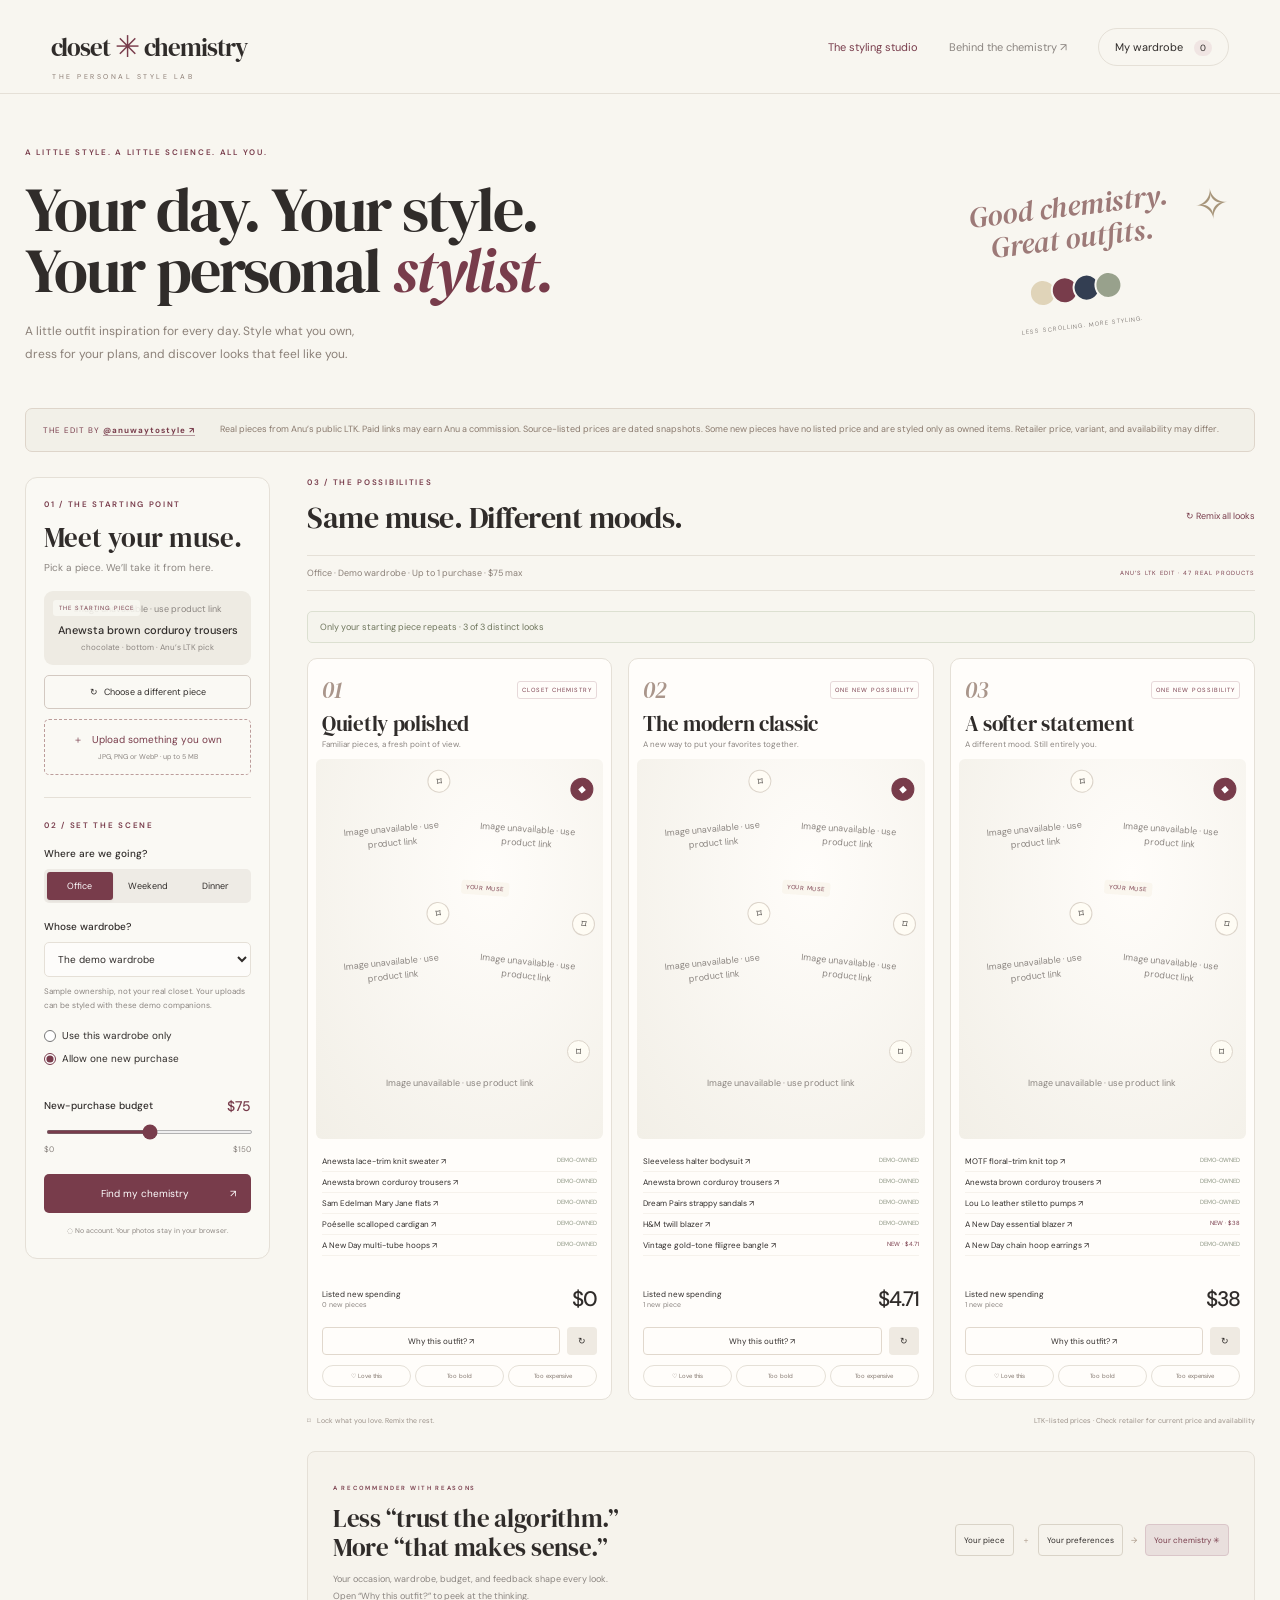
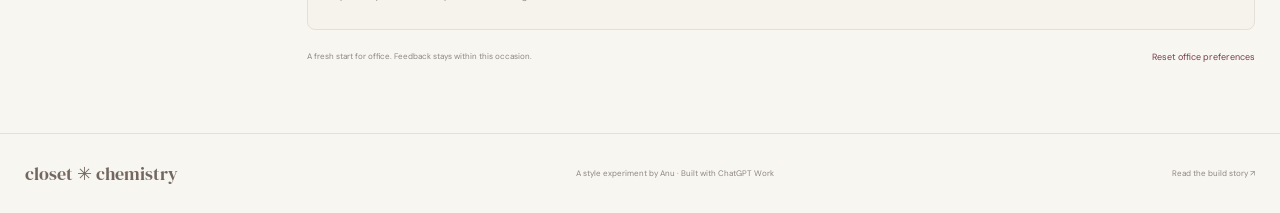
<file: docs/index.html>
<!doctype html><html lang="en"><head><meta charset="utf-8"><meta name="viewport" content="width=device-width,initial-scale=1"><meta name="description" content="Style one piece, three ways. A playful outfit studio that learns your preferences and works with your wardrobe."><title>Closet Chemistry — One piece. Three ways. More you.</title><link rel="stylesheet" href="style.css"></head><body><header><a class="wordmark" href="./">closet<span class="logo-flower">✳</span>chemistry<span class="brand-note">THE PERSONAL STYLE LAB</span></a><nav><a href="#studio" class="nav-active">The styling studio</a><a href="story.html">Behind the chemistry ↗</a><button id="wardrobe-nav">My wardrobe <span id="owned-count">0</span></button></nav></header>
<section class="hero"><div><div class="eyebrow">A LITTLE STYLE. A LITTLE SCIENCE. ALL YOU.</div><h1>Your day. Your style.<br>Your personal <em>stylist.</em></h1><p>A little outfit inspiration for every day. Style what you own,<br class="desktop"> dress for your plans, and discover looks that feel like you.</p></div><div class="hero-note"><span class="handwritten">Good chemistry.<br>Great outfits.</span><span class="note-star">✧</span><div class="mini-swatches"><i></i><i></i><i></i><i></i></div><span class="tiny">LESS SCROLLING. MORE STYLING.</span></div></section><div class="ltk-source-banner"><span>THE EDIT BY <a href="https://www.shopltk.com/explore/anuwaytostyle" target="_blank" rel="noopener noreferrer">@anuwaytostyle ↗</a></span><p>Real pieces from Anu’s public LTK. Paid links may earn Anu a commission. Source-listed prices are dated snapshots. Some new pieces have no listed price and are styled only as owned items. Retailer price, variant, and availability may differ.</p></div>
<main id="studio"><aside class="sidebar"><div class="step-label">01 / THE STARTING POINT</div><h2>Meet your muse.</h2><p class="side-copy">Pick a piece. We’ll take it from here.</p><div class="anchor-card" id="anchor-card"></div><button class="outline full" id="choose-anchor">↻ &nbsp; Choose a different piece</button><button class="upload-btn full" id="upload-open">＋ &nbsp; Upload something you own <span>JPG, PNG or WebP · up to 5 MB</span></button><div class="side-rule"></div><div class="step-label">02 / SET THE SCENE</div><label class="field-label">Where are we going?</label><div class="segmented occasions"><button data-occasion="office" class="active">Office</button><button data-occasion="weekend">Weekend</button><button data-occasion="dinner">Dinner</button></div><label class="field-label" for="source">Whose wardrobe?</label><select id="source"><option value="demo">The demo wardrobe</option><option value="personal">My actual wardrobe</option></select><p class="field-help" id="source-help">A sample wardrobe to experiment with. Ownership is illustrative.</p><div class="mode-options"><label><input type="radio" name="mode" value="closet"> Use this wardrobe only</label><label><input type="radio" name="mode" value="one" checked> Allow one new purchase</label></div><div class="budget-label"><label class="field-label" for="budget">New-purchase budget</label><strong id="budget-value">$75</strong></div><input id="budget" type="range" min="0" max="150" step="5" value="75"><div class="range-label"><span>$0</span><span>$150</span></div><button class="primary full" id="generate">Find my chemistry <span>↗</span></button><div class="privacy-note">◌ No account. Your photos stay in your browser.</div></aside>
<section class="results"><div class="result-top"><div><div class="step-label">03 / THE POSSIBILITIES</div><h2>Same muse. Different moods.</h2></div><button id="regenerate-all" class="text-button">↻ Remix all looks</button></div><div class="result-context"><span id="context-summary"></span><span class="demo-pill">ANU’S LTK EDIT · 47 REAL PRODUCTS</span></div><div id="feedback-note" hidden><span id="feedback-message"></span><button id="undo">Undo</button></div><p id="diversity-status" class="diversity-status" role="status"></p><div id="looks" class="looks"></div><div class="studio-footnote"><span>⌑ &nbsp; Lock what you love. Remix the rest.</span><span>LTK-listed prices · Check retailer for current price and availability</span></div><div class="lab-panel"><div><span class="eyebrow">A RECOMMENDER WITH REASONS</span><h3>Less “trust the algorithm.”<br>More “that makes sense.”</h3><p>Your occasion, wardrobe, budget, and feedback shape every look.<br>Open “Why this outfit?” to peek at the thinking.</p></div><div class="lab-diagram"><span>Your piece</span><b>＋</b><span>Your preferences</span><b>→</b><span class="diagram-result">Your chemistry ✳</span></div></div><div class="session-bar"><span id="taste-summary">A fresh start. Your style story is yours to shape.</span><button class="text-button" id="reset-taste">Reset preferences</button></div></section></main>
<footer><a class="footer-brand" href="./">closet ✳ chemistry</a><span>A style experiment by Anu · Built with ChatGPT Work</span><a href="story.html">Read the build story ↗</a></footer>
<dialog id="catalog-dialog"><div class="dialog-header"><div><div class="step-label">THE EDIT</div><h2>A piece of possibility.</h2></div><button class="close" aria-label="Close catalog">×</button></div><p>Choose your starting piece, or mark pieces as owned to build your wardrobe. These are real products linked on Anu’s LTK. Prices are source-listed snapshots, not live quotes. Paid links may earn Anu a commission.</p><div class="catalog-tools"><input id="search" type="search" placeholder="Search pieces, colors, styles…" aria-label="Search catalog"><select id="category" aria-label="Filter category"><option value="all">All pieces</option><option value="top">Tops</option><option value="bottom">Bottoms</option><option value="dress">Dresses</option><option value="outerwear">Layers</option><option value="shoes">Shoes</option><option value="accessory">Accessories</option></select></div><div class="catalog-tabs"><button id="browse-all" class="active">The full edit</button><button id="browse-owned">In selected wardrobe</button><span id="catalog-count"></span></div><div id="catalog-grid"></div><div class="dialog-bottom"><button id="upload-from-catalog" class="outline">＋ Upload a piece</button><button id="clear-wardrobe" class="text-button">Clear my uploaded items</button></div></dialog>
<dialog id="upload-dialog"><div class="dialog-header"><div><div class="step-label">YOUR PIECE. YOUR POSSIBILITIES.</div><h2>Bring your own muse.</h2></div><button class="close" aria-label="Close upload">×</button></div><p>Upload one garment, then describe it below. This version uses your confirmed details—not automatic image recognition—to style it.</p><form id="upload-form"><label class="dropzone" for="photo"><span id="photo-preview">＋<br><strong>Choose a photo of your piece</strong><small>JPG, PNG or WebP · maximum 5 MB</small></span><input id="photo" type="file" accept="image/jpeg,image/png,image/webp" required></label><div class="form-grid"><label>Give it a name<input id="item-name" maxlength="45" placeholder="My favorite cream trousers" required></label><label>Type<select id="item-type"><option value="top">Top</option><option value="bottom">Bottom</option><option value="dress">Dress</option><option value="outerwear">Outerwear</option><option value="shoes">Shoes</option><option value="accessory">Bag / accessory</option></select></label><label>Color<select id="item-color"></select></label><label>Style<select id="item-style"><option>minimal</option><option>classic</option><option>casual</option><option>romantic</option><option>statement</option></select></label><label>Formality<select id="item-formal"><option value="0">Relaxed / casual</option><option value="1" selected>Smart / everyday</option><option value="2">Dressy / evening</option></select></label><label>Pattern<select id="item-pattern"><option value="solid">Solid</option><option value="stripe">Stripes</option><option value="dots">Print / pattern</option></select></label><label>Silhouette<select id="item-fit"><option>straight</option><option>fitted</option><option>relaxed</option><option>oversized</option></select></label><label>Boldness<select id="item-bold"><option value="0">Quiet / understated</option><option value="1">A little expressive</option><option value="2">Statement piece</option></select></label></div><p id="upload-error" role="alert"></p><button class="primary full" type="submit" id="save-upload">Add to my wardrobe & style it ↗</button><small class="upload-privacy">Your photo is resized and saved on this device only. You can remove it from My wardrobe. No photos are sent to a server.</small></form></dialog>
<dialog id="why-dialog"><div class="dialog-header"><div><div class="step-label">THE METHOD BEHIND THE MOOD</div><h2>Why this outfit?</h2></div><button class="close" aria-label="Close explanation">×</button></div><div id="why-body"></div></dialog><div id="toast" role="status"></div><script src="catalog.js"></script><script src="ltk-products.js"></script><script src="recommender.js"></script><script src="preferences.js"></script><script src="app.js"></script></body></html>
</file>
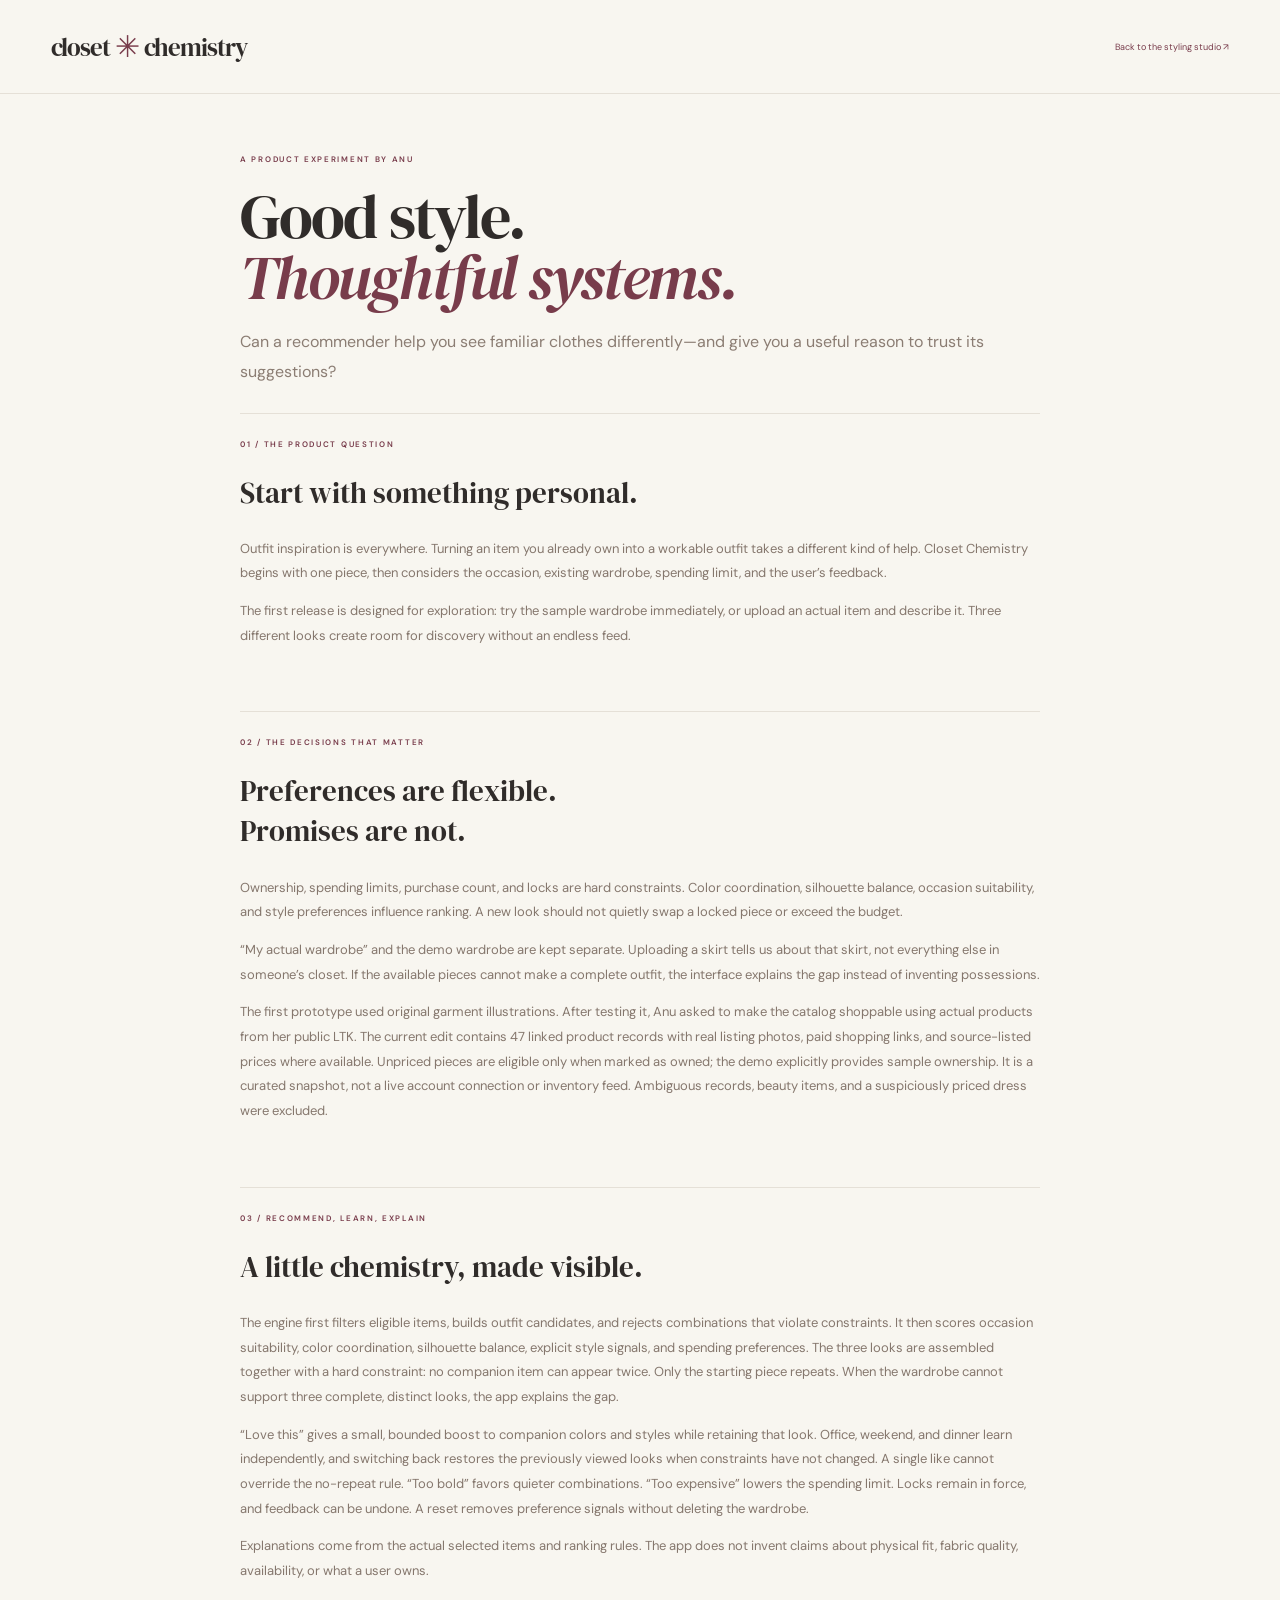
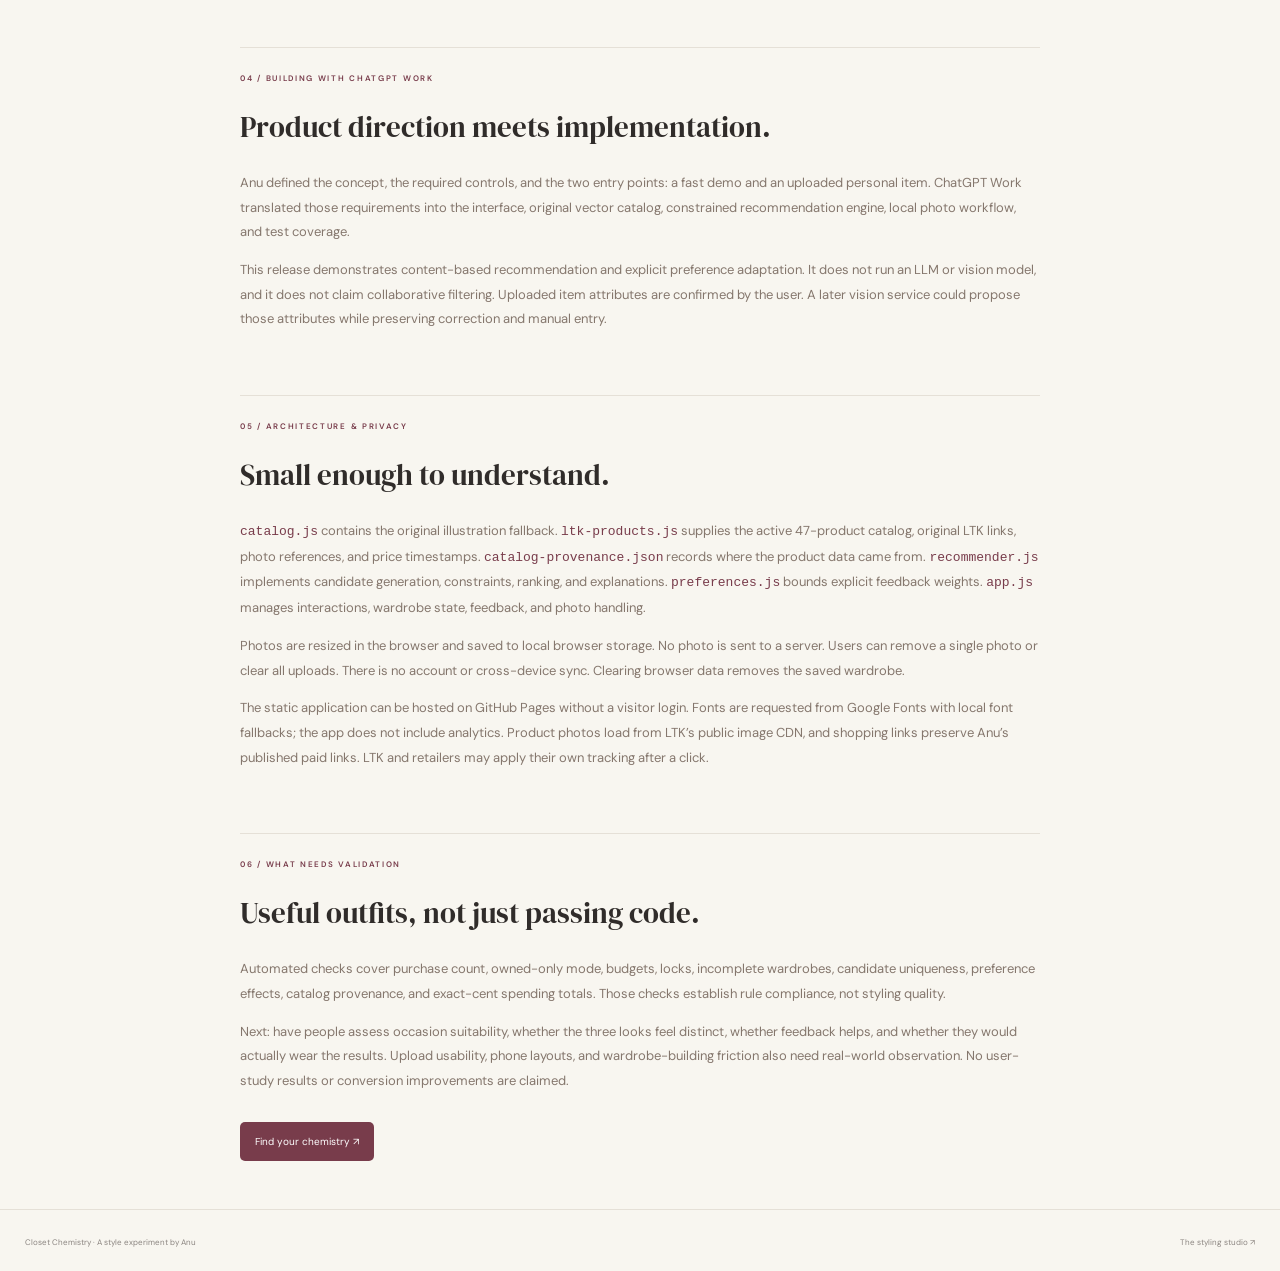
<file: docs/story.html>
<!doctype html><html lang="en"><head><meta charset="utf-8"><meta name="viewport" content="width=device-width,initial-scale=1"><title>Behind the chemistry — Closet Chemistry</title><link rel="stylesheet" href="style.css"></head><body><header><a class="wordmark" href="./">closet<span class="logo-flower">✳</span>chemistry</a><a class="text-button" href="./">Back to the styling studio ↗</a></header><main class="story"><div class="eyebrow">A PRODUCT EXPERIMENT BY ANU</div><h1>Good style.<br><em>Thoughtful systems.</em></h1><p class="lead">Can a recommender help you see familiar clothes differently—and give you a useful reason to trust its suggestions?</p><section><div class="step-label">01 / THE PRODUCT QUESTION</div><h2>Start with something personal.</h2><p>Outfit inspiration is everywhere. Turning an item you already own into a workable outfit takes a different kind of help. Closet Chemistry begins with one piece, then considers the occasion, existing wardrobe, spending limit, and the user’s feedback.</p><p>The first release is designed for exploration: try the sample wardrobe immediately, or upload an actual item and describe it. Three different looks create room for discovery without an endless feed.</p></section><section><div class="step-label">02 / THE DECISIONS THAT MATTER</div><h2>Preferences are flexible.<br>Promises are not.</h2><p>Ownership, spending limits, purchase count, and locks are hard constraints. Color coordination, silhouette balance, occasion suitability, and style preferences influence ranking. A new look should not quietly swap a locked piece or exceed the budget.</p><p>“My actual wardrobe” and the demo wardrobe are kept separate. Uploading a skirt tells us about that skirt, not everything else in someone’s closet. If the available pieces cannot make a complete outfit, the interface explains the gap instead of inventing possessions.</p><p>The first prototype used original garment illustrations. After testing it, Anu asked to make the catalog shoppable using actual products from her public LTK. The current edit contains 47 linked product records with real listing photos, paid shopping links, and source-listed prices where available. Unpriced pieces are eligible only when marked as owned; the demo explicitly provides sample ownership. It is a curated snapshot, not a live account connection or inventory feed. Ambiguous records, beauty items, and a suspiciously priced dress were excluded.</p></section><section><div class="step-label">03 / RECOMMEND, LEARN, EXPLAIN</div><h2>A little chemistry, made visible.</h2><p>The engine first filters eligible items, builds outfit candidates, and rejects combinations that violate constraints. It then scores occasion suitability, color coordination, silhouette balance, explicit style signals, and spending preferences. The three looks are assembled together with a hard constraint: no companion item can appear twice. Only the starting piece repeats. When the wardrobe cannot support three complete, distinct looks, the app explains the gap.</p><p>“Love this” gives a small, bounded boost to companion colors and styles while retaining that look. Office, weekend, and dinner learn independently, and switching back restores the previously viewed looks when constraints have not changed. A single like cannot override the no-repeat rule. “Too bold” favors quieter combinations. “Too expensive” lowers the spending limit. Locks remain in force, and feedback can be undone. A reset removes preference signals without deleting the wardrobe.</p><p>Explanations come from the actual selected items and ranking rules. The app does not invent claims about physical fit, fabric quality, availability, or what a user owns.</p></section><section><div class="step-label">04 / BUILDING WITH CHATGPT WORK</div><h2>Product direction meets implementation.</h2><p>Anu defined the concept, the required controls, and the two entry points: a fast demo and an uploaded personal item. ChatGPT Work translated those requirements into the interface, original vector catalog, constrained recommendation engine, local photo workflow, and test coverage.</p><p>This release demonstrates content-based recommendation and explicit preference adaptation. It does not run an LLM or vision model, and it does not claim collaborative filtering. Uploaded item attributes are confirmed by the user. A later vision service could propose those attributes while preserving correction and manual entry.</p></section><section><div class="step-label">05 / ARCHITECTURE & PRIVACY</div><h2>Small enough to understand.</h2><p><code>catalog.js</code> contains the original illustration fallback. <code>ltk-products.js</code> supplies the active 47-product catalog, original LTK links, photo references, and price timestamps. <code>catalog-provenance.json</code> records where the product data came from. <code>recommender.js</code> implements candidate generation, constraints, ranking, and explanations. <code>preferences.js</code> bounds explicit feedback weights. <code>app.js</code> manages interactions, wardrobe state, feedback, and photo handling.</p><p>Photos are resized in the browser and saved to local browser storage. No photo is sent to a server. Users can remove a single photo or clear all uploads. There is no account or cross-device sync. Clearing browser data removes the saved wardrobe.</p><p>The static application can be hosted on GitHub Pages without a visitor login. Fonts are requested from Google Fonts with local font fallbacks; the app does not include analytics. Product photos load from LTK’s public image CDN, and shopping links preserve Anu’s published paid links. LTK and retailers may apply their own tracking after a click.</p></section><section><div class="step-label">06 / WHAT NEEDS VALIDATION</div><h2>Useful outfits, not just passing code.</h2><p>Automated checks cover purchase count, owned-only mode, budgets, locks, incomplete wardrobes, candidate uniqueness, preference effects, catalog provenance, and exact-cent spending totals. Those checks establish rule compliance, not styling quality.</p><p>Next: have people assess occasion suitability, whether the three looks feel distinct, whether feedback helps, and whether they would actually wear the results. Upload usability, phone layouts, and wardrobe-building friction also need real-world observation. No user-study results or conversion improvements are claimed.</p></section><a class="primary" href="./">Find your chemistry ↗</a></main><footer><span>Closet Chemistry · A style experiment by Anu</span><a href="./">The styling studio ↗</a></footer></body></html>
</file>
<file: docs/style.css>
@import url('https://fonts.googleapis.com/css2?family=DM+Sans:wght@400;450;500;600;700&family=DM+Serif+Display:ital@0;1&display=swap');
:root{--paper:#f8f6f0;--ink:#302c2a;--muted:#8b8580;--line:#e5e0d7;--wine:#783c4b;--rose:#f0e5e3;--sage:#e6e9df}*{box-sizing:border-box}html{scroll-behavior:smooth}body{margin:0;background:var(--paper);color:var(--ink);font:13px 'DM Sans',sans-serif}button,input,select{font:inherit}button,a,input,select{-webkit-tap-highlight-color:transparent}button{cursor:pointer;color:inherit}a{color:inherit;text-decoration:none}button{border:0;background:none}button:focus-visible,a:focus-visible,input:focus-visible,select:focus-visible{outline:3px solid #a6818a;outline-offset:4px}button:disabled{cursor:default;opacity:.5}header{max-width:1480px;margin:auto;height:94px;display:flex;align-items:center;justify-content:space-between;padding:0 4%;border-bottom:1px solid var(--line)}.wordmark{font:25px 'DM Serif Display';position:relative;display:flex;align-items:center;gap:5px;letter-spacing:-1px}.logo-flower{color:var(--wine);font:30px 'DM Sans'}.brand-note{position:absolute;font:7px 'DM Sans';letter-spacing:2.5px;bottom:-15px;left:1px;color:#8b7c73}nav{display:flex;align-items:center;gap:31px;font-size:11px}nav a{color:var(--muted)}nav .nav-active{color:var(--wine)}#wardrobe-nav{border:1px solid var(--line);border-radius:30px;padding:11px 16px}#owned-count{background:var(--rose);border-radius:20px;padding:2px 6px;font-size:9px;margin-left:8px}.hero{max-width:1350px;padding:53px 25px 43px;margin:auto;display:flex;justify-content:space-between;align-items:center}.eyebrow,.step-label{font-size:8px;letter-spacing:1.7px;font-weight:600;color:var(--wine)}h1{font:normal 62px/.99 'DM Serif Display';letter-spacing:-2px;margin:22px 0 18px}h1 em{font-weight:400;color:var(--wine)}.hero p{font-size:12px;color:#8b8078;line-height:1.9;margin:0}.hero-note{padding-right:80px;position:relative;text-align:center;transform:rotate(-7deg)}.handwritten{font:italic 29px/1.1 'DM Serif Display';color:#9d7a78}.note-star{position:absolute;font-size:42px;color:#a7957a;right:20px;top:3px}.mini-swatches{display:flex;justify-content:center;margin:20px 0 12px}.mini-swatches i{width:28px;height:28px;border-radius:50%;background:#e0d4b9;border:2px solid var(--paper);margin-left:-6px}.mini-swatches i:nth-child(2){background:#783c4b}.mini-swatches i:nth-child(3){background:#333e52}.mini-swatches i:nth-child(4){background:#98a18c}.tiny{font-size:6px;letter-spacing:1px;color:var(--muted)}main{max-width:1350px;margin:0 auto 65px;padding:0 25px;display:grid;grid-template-columns:245px minmax(0,1fr);gap:37px;scroll-margin-top:20px}.sidebar{border:1px solid var(--line);border-radius:12px;padding:21px 18px;background:#ffffff40;align-self:start}.sidebar h2{font:27px 'DM Serif Display';margin:10px 0 5px}.side-copy{font-size:10px;color:var(--muted);margin:0 0 17px}.anchor-card{background:#eeebe3;border-radius:9px;position:relative;text-align:center;padding:8px 10px 13px;margin-bottom:10px}.anchor-card svg,.anchor-card img{height:157px;max-width:100%;object-fit:contain;display:block;margin:auto}.anchor-card h3{font-size:11px;font-weight:500;margin:7px 0 5px}.anchor-card p{font-size:8px;color:var(--muted);margin:0}.anchor-pin{position:absolute;top:9px;left:9px;background:#faf8f2d9;padding:4px 6px;font-size:6px;letter-spacing:1px;border-radius:3px;color:var(--wine)}.outline{border:1px solid #d3c9c1;border-radius:5px;padding:10px 12px;font-size:9px}.full{width:100%}.upload-btn{border:1px dashed #bc9d9b;border-radius:5px;padding:13px 5px;margin-top:10px;font-size:10px;color:var(--wine)}.upload-btn span{display:block;font-size:7px;color:var(--muted);margin-top:5px}.side-rule{height:1px;background:var(--line);margin:22px 0}.field-label{display:block;font-size:10px;margin:17px 0 9px;font-weight:500}.segmented{display:flex;background:#eeebe5;border-radius:5px;padding:3px;gap:2px}.segmented button{flex:1;font-size:9px;border-radius:3px;padding:8px 3px}.segmented button.active{background:var(--wine);color:white;box-shadow:0 1px 3px #0001}select,input[type=text],input[type=search],input:not([type]){width:100%;background:#fff9;border:1px solid var(--line);border-radius:5px;padding:9px;color:var(--ink);font-size:10px}select{appearance:auto}.field-help{font-size:8px;line-height:1.7;color:var(--muted)}.mode-options{display:flex;flex-direction:column;gap:10px;margin:17px 0}.mode-options label{font-size:10px;display:flex;align-items:center;gap:6px}.mode-options input{accent-color:var(--wine);width:12px;height:12px;margin:0}.budget-label{display:flex;justify-content:space-between;align-items:center}.budget-label strong{font-size:14px;font-weight:500;color:var(--wine);margin-top:8px}input[type=range]{width:100%;accent-color:var(--wine);height:4px;cursor:pointer}.range-label{display:flex;justify-content:space-between;font-size:8px;color:var(--muted);margin-top:6px}.primary{background:var(--wine);color:white;padding:13px 15px;border-radius:5px;font-size:10px;transition:background .2s}.primary:hover{background:#60303c}.primary>span{float:right}.sidebar .primary{margin-top:20px}.privacy-note{font-size:7px;line-height:1.5;text-align:center;color:var(--muted);margin-top:13px}.result-top{display:flex;justify-content:space-between;align-items:center}.result-top h2{font:30px 'DM Serif Display';letter-spacing:-.5px;margin:10px 0 17px}.text-button{font-size:9px;color:var(--wine);padding:5px 0}.result-context{display:flex;justify-content:space-between;align-items:center;padding:11px 0;border-top:1px solid var(--line);border-bottom:1px solid var(--line);font-size:9px;color:#8b8078;gap:10px;margin-bottom:20px}.demo-pill{font-size:6px;letter-spacing:1px;color:#a19b92;white-space:nowrap}.looks{display:grid;grid-template-columns:repeat(3,minmax(0,1fr));gap:16px}.look-card{background:#fffdfa;border:1px solid var(--line);border-radius:10px;overflow:hidden;min-width:0}.look-heading{display:flex;align-items:center;justify-content:space-between;padding:15px 14px 0}.look-number{font:italic 23px 'DM Serif Display';color:#aa968b}.look-tag{font-size:6px;letter-spacing:1px;color:var(--wine);border:1px solid #e7d9da;border-radius:3px;padding:4px}.look-title{font:21px 'DM Serif Display';margin:3px 14px 1px;letter-spacing:-.3px}.look-subtitle{font-size:8px;color:var(--muted);margin:0 14px 10px}.outfit-board{position:relative;display:grid;grid-template-columns:1fr 1fr;grid-template-rows:135px 135px;gap:3px;padding:12px 10px 9px;background:radial-gradient(ellipse at 60% 30%,#fffdfa,#f2efe7);margin:0 8px;border-radius:6px;min-height:285px}.outfit-board:has(.garment:nth-child(5)){grid-template-rows:130px 130px 93px}.garment{position:relative;min-width:0;display:flex;align-items:center;justify-content:center}.garment svg,.garment img{width:100%;height:100%;object-fit:contain;max-height:140px}.garment:nth-child(1){transform:rotate(-5deg)}.garment:nth-child(2){transform:rotate(4deg)}.garment:nth-child(3){transform:rotate(-6deg)}.garment:nth-child(4){transform:rotate(6deg)}.garment:nth-child(5){grid-column:1/-1;height:93px}.garment:nth-child(5) svg{width:100px}.garment.category-dress{grid-row:span 2}.garment.category-dress svg,.garment.category-dress img{max-height:260px}.look-card:has(.category-dress) .outfit-board{grid-template-rows:135px 135px}.garment button{position:absolute;right:3px;top:3px;width:23px;height:23px;border:1px solid #dcd4ca;background:#fffdf5d9;border-radius:50%;font-size:10px;z-index:2;transform:rotate(0)}.garment button.locked{background:var(--wine);border-color:var(--wine);color:white}.garment .anchor-dot{position:absolute;bottom:3px;left:4px;font-size:6px;background:#faf6edf0;padding:3px 5px;letter-spacing:.5px;border-radius:3px;color:var(--wine)}.look-details{padding:12px 14px}.piece-list{list-style:none;padding:0;margin:0;min-height:118px}.piece-list li{font-size:8px;display:flex;justify-content:space-between;gap:5px;padding:5px 0;border-bottom:1px solid #ede8df80}.piece-list li>span:first-child{overflow:hidden;text-overflow:ellipsis;white-space:nowrap;max-width:68%}.piece-list .owned-label{font-size:6px;color:#8d9683;white-space:nowrap}.piece-list .new-label{font-size:6px;color:var(--wine);white-space:nowrap}.look-total{display:flex;align-items:center;justify-content:space-between;font-size:8px;margin:14px 0}.look-total strong{font-size:21px;font-weight:500;letter-spacing:-1px}.look-total small{font-size:7px;color:var(--muted)}.look-actions{display:flex;gap:7px}.why-button{flex:1;border:1px solid #e1d8cd;border-radius:4px;padding:8px 2px;font-size:8px}.remix-button{font-size:9px;width:30px;background:#efeae2;border-radius:4px}.feedback{display:flex;gap:4px;margin-top:10px;flex-wrap:wrap}.feedback button{font-size:6px;border:1px solid var(--line);border-radius:20px;padding:6px 7px;color:#82766d;flex:1;white-space:nowrap}.feedback button:hover{border-color:var(--wine);color:var(--wine);background:#f4ece9}.studio-footnote{display:flex;justify-content:space-between;font-size:7px;color:#9b9189;margin:15px 0 25px;gap:15px}.lab-panel{border:1px solid var(--line);border-radius:8px;padding:25px;display:flex;align-items:center;justify-content:space-between;gap:20px;background:#eeece350}.lab-panel .eyebrow{font-size:6px}.lab-panel h3{font:25px/1.15 'DM Serif Display';letter-spacing:-.3px;margin:10px 0}.lab-panel p{font-size:9px;line-height:1.8;color:var(--muted);margin:0}.lab-diagram{display:flex;gap:8px;align-items:center;font-size:8px}.lab-diagram>span{border:1px solid #d9d3c7;padding:10px 8px;border-radius:4px;text-align:center;max-width:85px}.lab-diagram>b{color:#a99686;font-weight:400}.lab-diagram .diagram-result{background:#e9dfdd;border-color:#dac6c9;color:var(--wine)}.session-bar{display:flex;justify-content:space-between;align-items:center;margin-top:16px;font-size:8px;color:var(--muted);gap:20px}footer{max-width:1350px;margin:0 auto;padding:27px 25px;border-top:1px solid var(--line);display:flex;justify-content:space-between;align-items:center;color:var(--muted);font-size:8px}.footer-brand{font:18px 'DM Serif Display';color:#73675f}#feedback-note{display:flex;justify-content:space-between;align-items:center;padding:12px 14px;margin-bottom:18px;background:#e9ede2;border:1px solid #d9dfce;border-radius:6px;font-size:10px;gap:15px}#undo{color:var(--wine);text-decoration:underline;font-size:10px}.empty-state{grid-column:1/-1;padding:70px 30px;text-align:center;border:1px dashed #d6c4bd;border-radius:10px}.empty-state h3{font:29px 'DM Serif Display';margin:15px 0}.empty-state p{font-size:12px;line-height:1.8;color:var(--muted);max-width:400px;margin:15px auto}.empty-state>span{font-size:35px;color:var(--wine)}.empty-state button{margin:7px}.look-error{font-size:11px;line-height:1.8;color:var(--muted);padding:20px}.look-card.is-empty{min-height:450px}dialog{padding:30px;border:1px solid #d8cfc5;border-radius:14px;background:var(--paper);color:var(--ink);width:calc(100% - 30px);max-width:900px;max-height:88vh;box-shadow:0 35px 100px #30232133}dialog::backdrop{background:#30242160;backdrop-filter:blur(7px)}.dialog-header{display:flex;justify-content:space-between;align-items:start}.dialog-header h2{font:34px 'DM Serif Display';margin:8px 0 12px}.close{font-size:27px;line-height:1;padding:2px 6px;color:#8b7b70}dialog>p{font-size:11px;color:var(--muted);line-height:1.8;margin:0 0 20px;max-width:630px}.catalog-tools{display:grid;grid-template-columns:1fr 170px;gap:10px}.catalog-tools input{font-size:12px;padding:12px}.catalog-tabs{display:flex;gap:20px;align-items:center;border-bottom:1px solid var(--line);margin:15px 0}.catalog-tabs button{font-size:11px;padding:12px 0;color:var(--muted)}.catalog-tabs button.active{color:var(--wine);border-bottom:2px solid var(--wine)}#catalog-count{font-size:10px;color:var(--muted);margin-left:auto}#catalog-grid{display:grid;grid-template-columns:repeat(4,1fr);gap:14px}.catalog-item{background:#fffaf3;border:1px solid var(--line);border-radius:7px;overflow:hidden;padding:10px}.catalog-item .catalog-art{height:155px;background:#efece4;border-radius:4px;width:100%;display:block}.catalog-art svg,.catalog-art img{height:100%;width:100%;object-fit:contain}.catalog-item h3{font-size:11px;margin:11px 0 5px;font-weight:500}.catalog-item p{font-size:9px;color:var(--muted);margin:0 0 10px}.catalog-buttons{display:flex;gap:5px}.catalog-buttons button{font-size:8px;padding:7px 6px;border:1px solid #e2d7cf;border-radius:4px}.catalog-buttons button:first-child{background:var(--wine);border-color:var(--wine);color:white}.catalog-buttons button.is-owned{background:#e6ebdf;color:#5b694c}.dialog-bottom{display:flex;align-items:center;justify-content:space-between;border-top:1px solid var(--line);margin-top:25px;padding-top:20px}#upload-dialog{max-width:550px}.dropzone{position:relative;border:1px dashed #c2a7a4;display:flex;align-items:center;justify-content:center;background:#eee8df;border-radius:8px;min-height:155px;text-align:center;margin-bottom:20px;cursor:pointer;overflow:hidden}.dropzone input{position:absolute;inset:0;opacity:0;width:100%;height:100%;cursor:pointer}#photo-preview{font-size:25px;color:var(--wine)}#photo-preview strong{font-size:12px;font-weight:500;display:block;margin:8px}#photo-preview small{font-size:9px;color:var(--muted)}#photo-preview img{height:145px;max-width:100%;object-fit:contain;display:block}.form-grid{display:grid;grid-template-columns:1fr 1fr;gap:13px}.form-grid label{font-size:10px;display:flex;flex-direction:column;gap:6px}.form-grid input{width:100%;padding:10px;background:#fff9;border:1px solid var(--line);border-radius:5px;font:inherit}.upload-privacy{display:block;font-size:9px;color:var(--muted);line-height:1.7;margin-top:12px}.upload-error,#upload-error{color:var(--wine);font-size:11px}.dropzone:focus-within{outline:3px solid #a6818a}#why-dialog{max-width:580px}#why-body ul{list-style:none;margin:10px 0 20px;padding:0}#why-body li{padding:14px 0 14px 24px;position:relative;border-bottom:1px solid var(--line);font-size:12px;line-height:1.7}#why-body li::before{content:'✳';color:var(--wine);position:absolute;left:0}.why-note{font-size:10px;line-height:1.8;color:var(--muted);padding:15px;background:#eeeae1;border-radius:5px}#toast{position:fixed;bottom:25px;left:50%;transform:translateX(-50%) translateY(100px);opacity:0;background:#443631;color:white;border-radius:7px;padding:14px 20px;z-index:9;font-size:11px;max-width:90%;transition:transform .25s,opacity .25s;pointer-events:none}#toast.show{transform:translateX(-50%);opacity:1}[hidden]{display:none!important}.story{max-width:850px;display:block;margin:60px auto;padding:0 25px}.story h1{font-size:62px}.story .lead{font-size:16px;line-height:1.9;color:#8b7d73}.story section{padding:25px 0;border-top:1px solid var(--line);margin-top:25px}.story h2{font:29px 'DM Serif Display'}.story p,.story li{font-size:13px;line-height:1.9;color:#85776d}.story code{color:var(--wine)}@media(min-width:1450px){main{gap:40px;grid-template-columns:260px minmax(0,1fr)}.outfit-board{grid-template-rows:155px 155px}.outfit-board:has(.garment:nth-child(5)){grid-template-rows:140px 140px 100px}.garment svg{max-height:155px}}@media(max-width:1150px){main{grid-template-columns:220px minmax(0,1fr);gap:23px}.sidebar{padding:18px 14px}.looks{gap:10px}.look-title{font-size:18px}.look-details{padding:10px}.look-heading{padding:13px 10px 0}.look-title,.look-subtitle{margin-left:10px}.feedback button{padding:6px 4px;font-size:5.7px}.lab-panel{padding:20px}.lab-diagram{display:none}.outfit-board{grid-template-rows:115px 115px;min-height:250px}.outfit-board:has(.garment:nth-child(5)){grid-template-rows:110px 110px 85px}.hero-note{padding-right:35px}.result-top h2{font-size:27px}}@media(max-width:900px){.hero h1{font-size:54px}.hero-note{display:none}nav{gap:20px}main{grid-template-columns:190px minmax(0,1fr);gap:20px}.looks{grid-template-columns:1fr}.look-card{display:grid;grid-template-columns:1fr 1fr;position:relative}.look-heading{grid-column:1/-1;padding-top:12px}.look-title{grid-column:1/-1;font-size:24px}.look-subtitle{grid-column:1/-1}.outfit-board{grid-column:1;grid-row:4;grid-template-rows:120px 120px!important}.look-details{grid-column:2;grid-row:4}.outfit-board:has(.garment:nth-child(5)){grid-template-rows:95px 95px 65px!important}.garment:nth-child(5){height:65px}.feedback button{font-size:7px;flex:auto}.result-top{align-items:start}.result-top h2{font-size:25px}.result-context{flex-wrap:wrap}.piece-list{min-height:130px}.look-total{margin-top:20px}.studio-footnote{line-height:1.8}.session-bar{line-height:1.8}}@media(max-width:620px){header{height:85px;padding:0 20px}.wordmark{font-size:22px}.logo-flower{font-size:25px}.brand-note{font-size:6px}nav>a{display:none}nav{gap:0}#wardrobe-nav{font-size:9px;padding:9px 10px}#owned-count{margin-left:2px}.hero{padding:35px 22px 30px}.hero h1{font-size:48px;letter-spacing:-1.5px}.hero p{font-size:11px}.hero .eyebrow{font-size:6px;letter-spacing:1.5px}.desktop{display:none}main{display:block;padding:0 18px;margin-bottom:35px}.sidebar{display:grid;grid-template-columns:1fr 1fr;gap:10px 15px;padding:18px;margin-bottom:30px}.sidebar>.step-label,.sidebar>h2,.sidebar>.side-copy,.sidebar>.side-rule,.sidebar>.privacy-note,.sidebar>.upload-btn,.sidebar>.primary,.sidebar>.field-help,.sidebar>.mode-options,.sidebar>.range-label,.sidebar>input[type=range],.sidebar>.budget-label{grid-column:1/-1}.sidebar>h2{margin:0;font-size:28px}.sidebar>.side-copy{margin:0}.anchor-card{grid-column:1;grid-row:4/6;margin:0}.anchor-card svg,.anchor-card img{height:125px}.anchor-card h3{font-size:10px}.sidebar>#choose-anchor{grid-column:2;grid-row:4;align-self:end}.sidebar>.upload-btn{grid-column:2;grid-row:5;margin:0;align-self:start;font-size:9px;padding:12px 7px}.sidebar>.side-rule{margin:10px 0}.sidebar>.field-label{grid-column:1/-1;margin:5px 0 0}.sidebar>.segmented,.sidebar>select{grid-column:1/-1}.mode-options{margin:6px 0}.budget-label .field-label{margin:8px 0}.sidebar .primary{margin-top:5px}.privacy-note{margin-top:0;font-size:8px}.result-top h2{font-size:26px;max-width:240px}.result-top .text-button{font-size:8px}.result-context{font-size:9px}.demo-pill{font-size:6px}.look-card{grid-template-columns:1fr 1fr}.looks{gap:20px}.outfit-board{grid-template-rows:125px 125px!important;padding:10px 4px}.piece-list li{font-size:8px}.feedback button{font-size:6px;padding:7px 5px}.lab-panel{margin-top:15px}.lab-panel h3{font-size:27px}.lab-panel p{font-size:10px}.studio-footnote{font-size:7px}.session-bar{font-size:8px}footer{padding:24px 20px;flex-wrap:wrap;gap:17px}.footer-brand{font-size:20px}dialog{padding:20px;max-height:92vh}.dialog-header h2{font-size:28px}.catalog-tools{grid-template-columns:1fr 110px}#catalog-grid{grid-template-columns:1fr 1fr;gap:10px}.catalog-item{padding:8px}.catalog-item .catalog-art{height:140px}.catalog-buttons{flex-direction:column}.catalog-buttons button{font-size:9px}.catalog-tabs{gap:15px}.catalog-tabs button{font-size:10px}.catalog-tabs span{font-size:8px!important}.form-grid{gap:12px}.story h1{font-size:45px}.story{margin-top:40px}.empty-state{padding:40px 20px}.empty-state h3{font-size:25px}}
@media(prefers-reduced-motion:reduce){*{scroll-behavior:auto!important;transition:none!important;animation:none!important}}
.ltk-source-banner{max-width:1300px;margin:0 auto 25px;padding:13px 17px;border:1px solid #ded5ca;background:#eeece280;border-radius:7px;display:flex;gap:25px;align-items:center}.ltk-source-banner>span{font-size:8px;letter-spacing:1px;white-space:nowrap;color:var(--wine)}.ltk-source-banner a{font-weight:700;border-bottom:1px solid #b5999e}.ltk-source-banner p{font-size:9px;line-height:1.7;color:#8a7a6e;margin:0}.shop-product{display:block;font-size:10px;color:var(--wine);border-top:1px solid var(--line);margin-top:10px;padding-top:10px}.shop-product small{float:right;font-size:7px;color:var(--muted)}.product-photo{border-radius:6px;mix-blend-mode:multiply}.piece-list a{text-decoration:underline;text-decoration-color:#c7b3aa;text-underline-offset:3px}.piece-list a:hover{color:var(--wine)}.image-unavailable{font-size:9px;line-height:1.6;text-align:center;padding:15px;color:var(--muted)}.anchor-card>img{border-radius:6px}.studio-footnote{line-height:1.6}.demo-pill{color:var(--wine)}.outfit-board .garment img{object-fit:contain;background:white}.look-details .piece-list{min-height:120px}@media(max-width:1350px){.ltk-source-banner{margin-left:25px;margin-right:25px}}@media(max-width:620px){.ltk-source-banner{margin:0 18px 22px;display:block}.ltk-source-banner p{margin-top:8px;font-size:8px}.hero h1{font-size:42px}.shop-product{font-size:10px}}
.diversity-status{font-size:9px;color:#6f765d;margin:0 0 15px;padding:9px 12px;border:1px solid #dce0d1;border-radius:5px;background:#edf0e650}.session-bar #taste-summary{line-height:1.7;max-width:75%}
</file>
